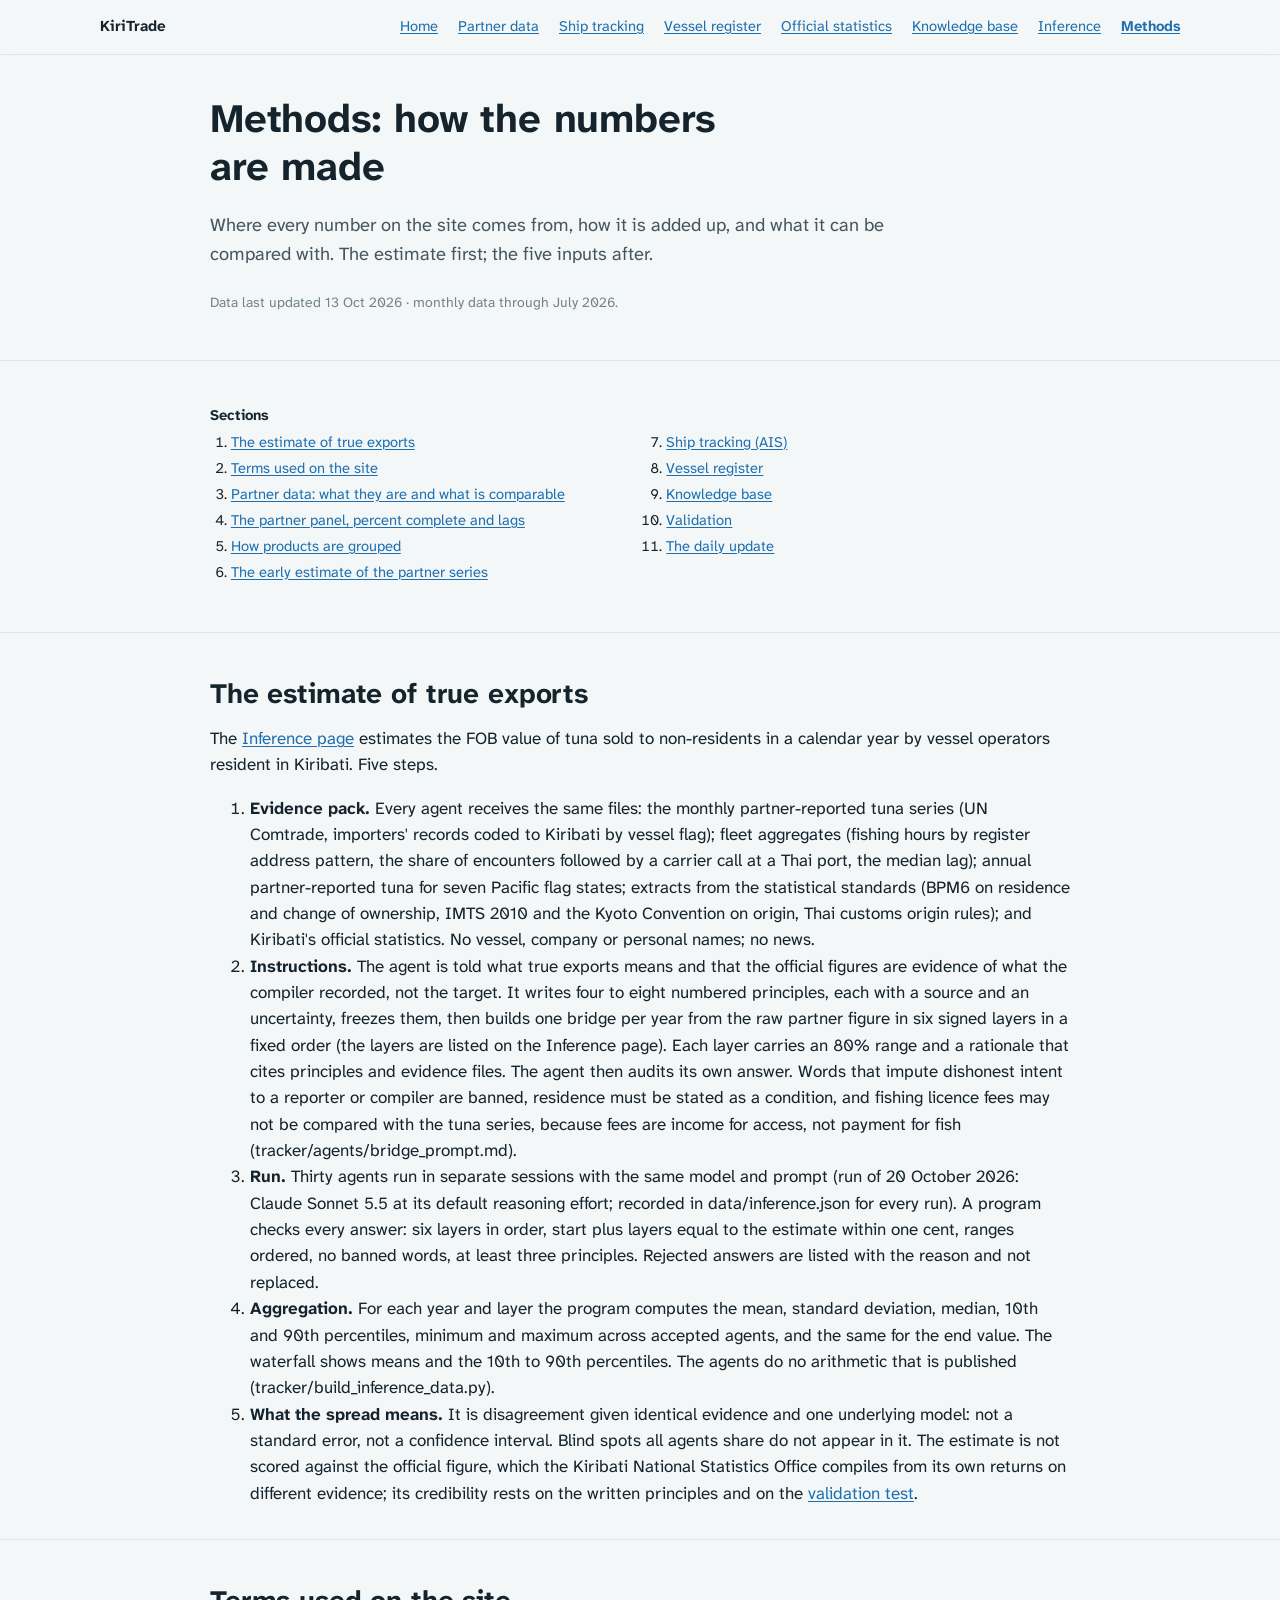
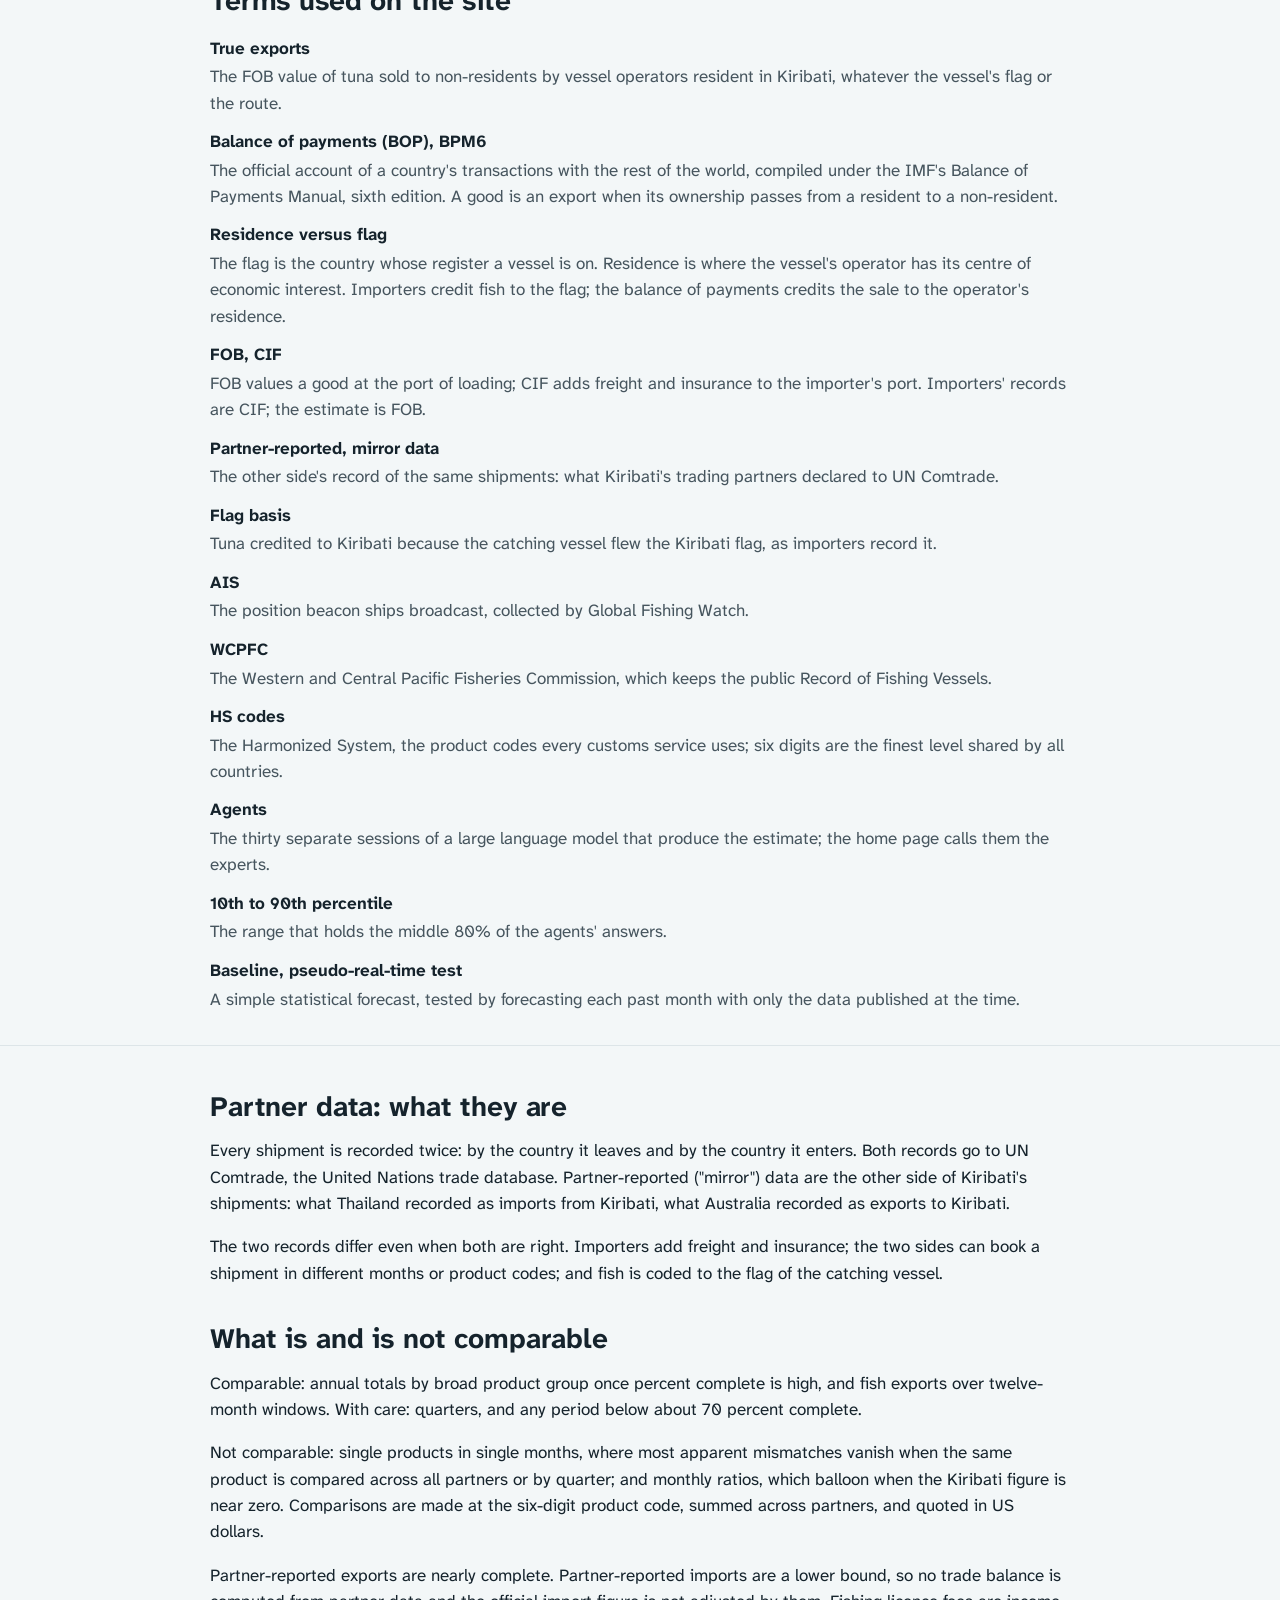
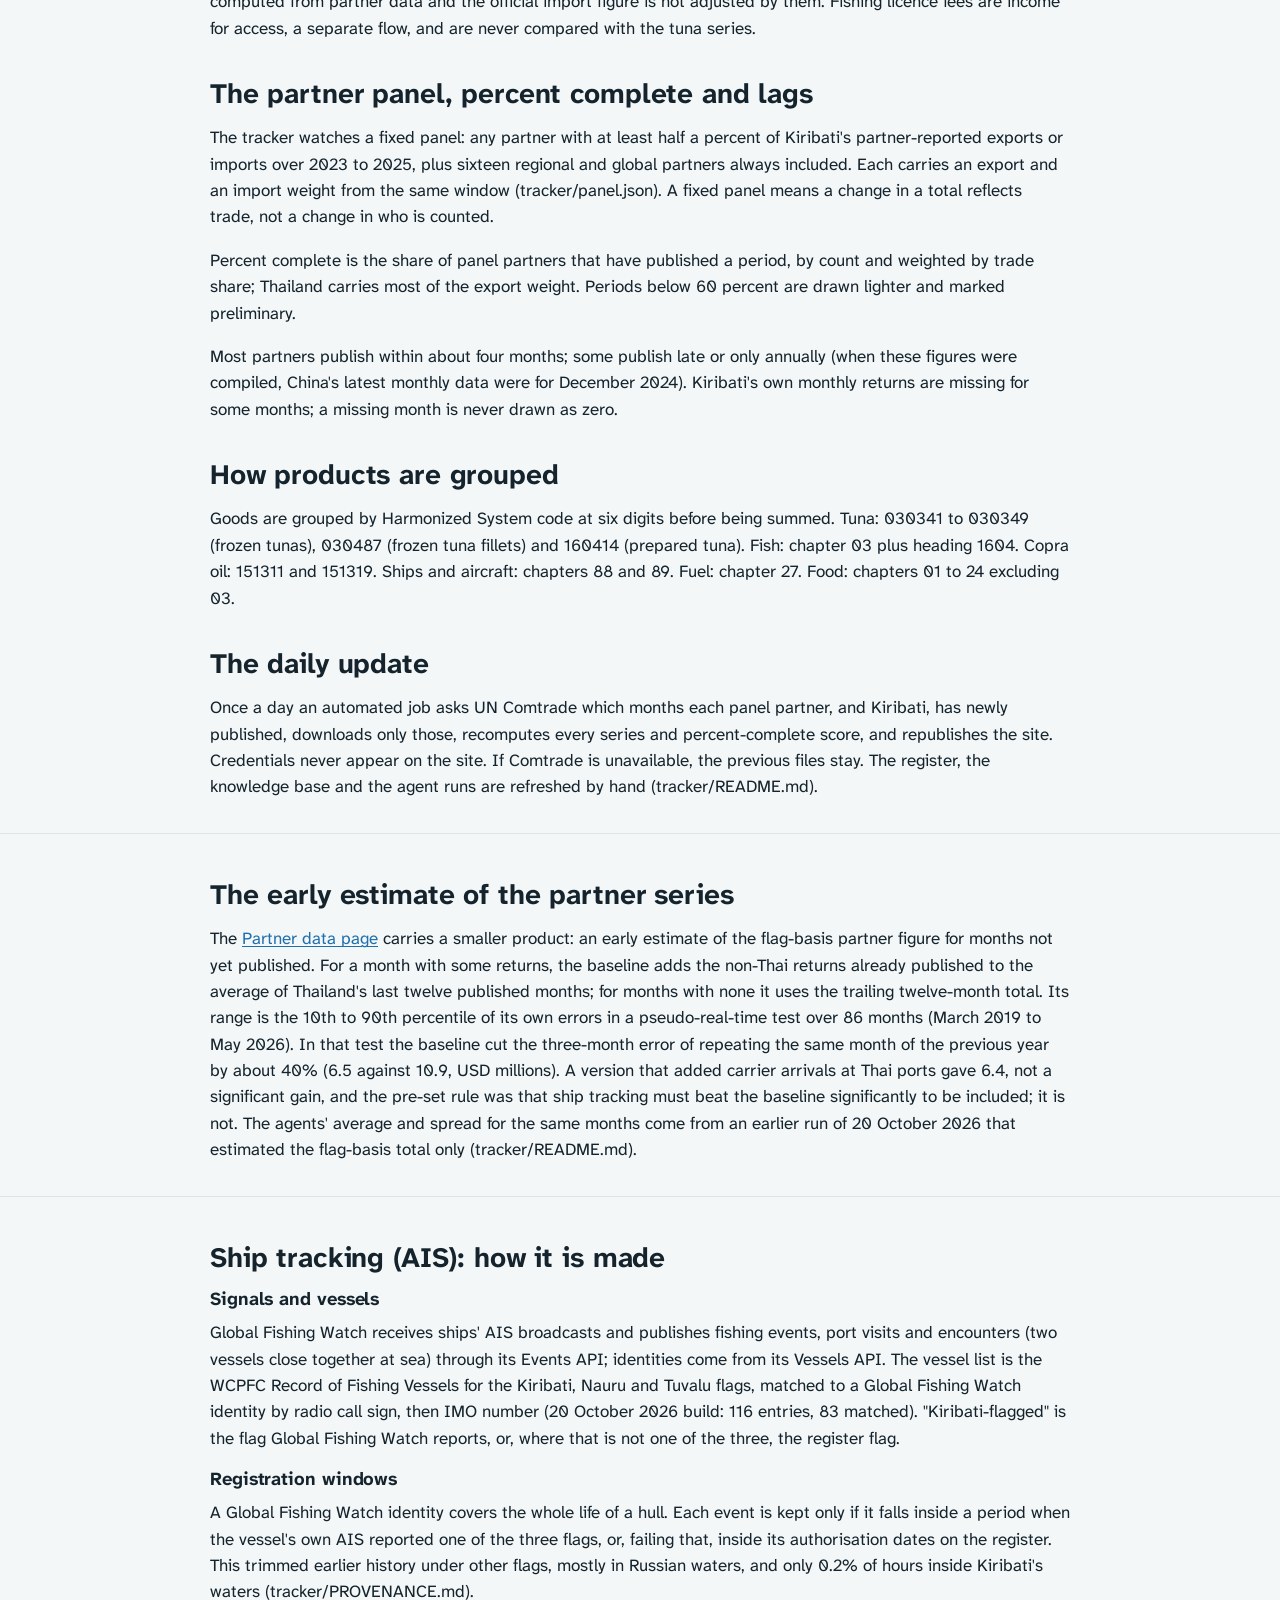
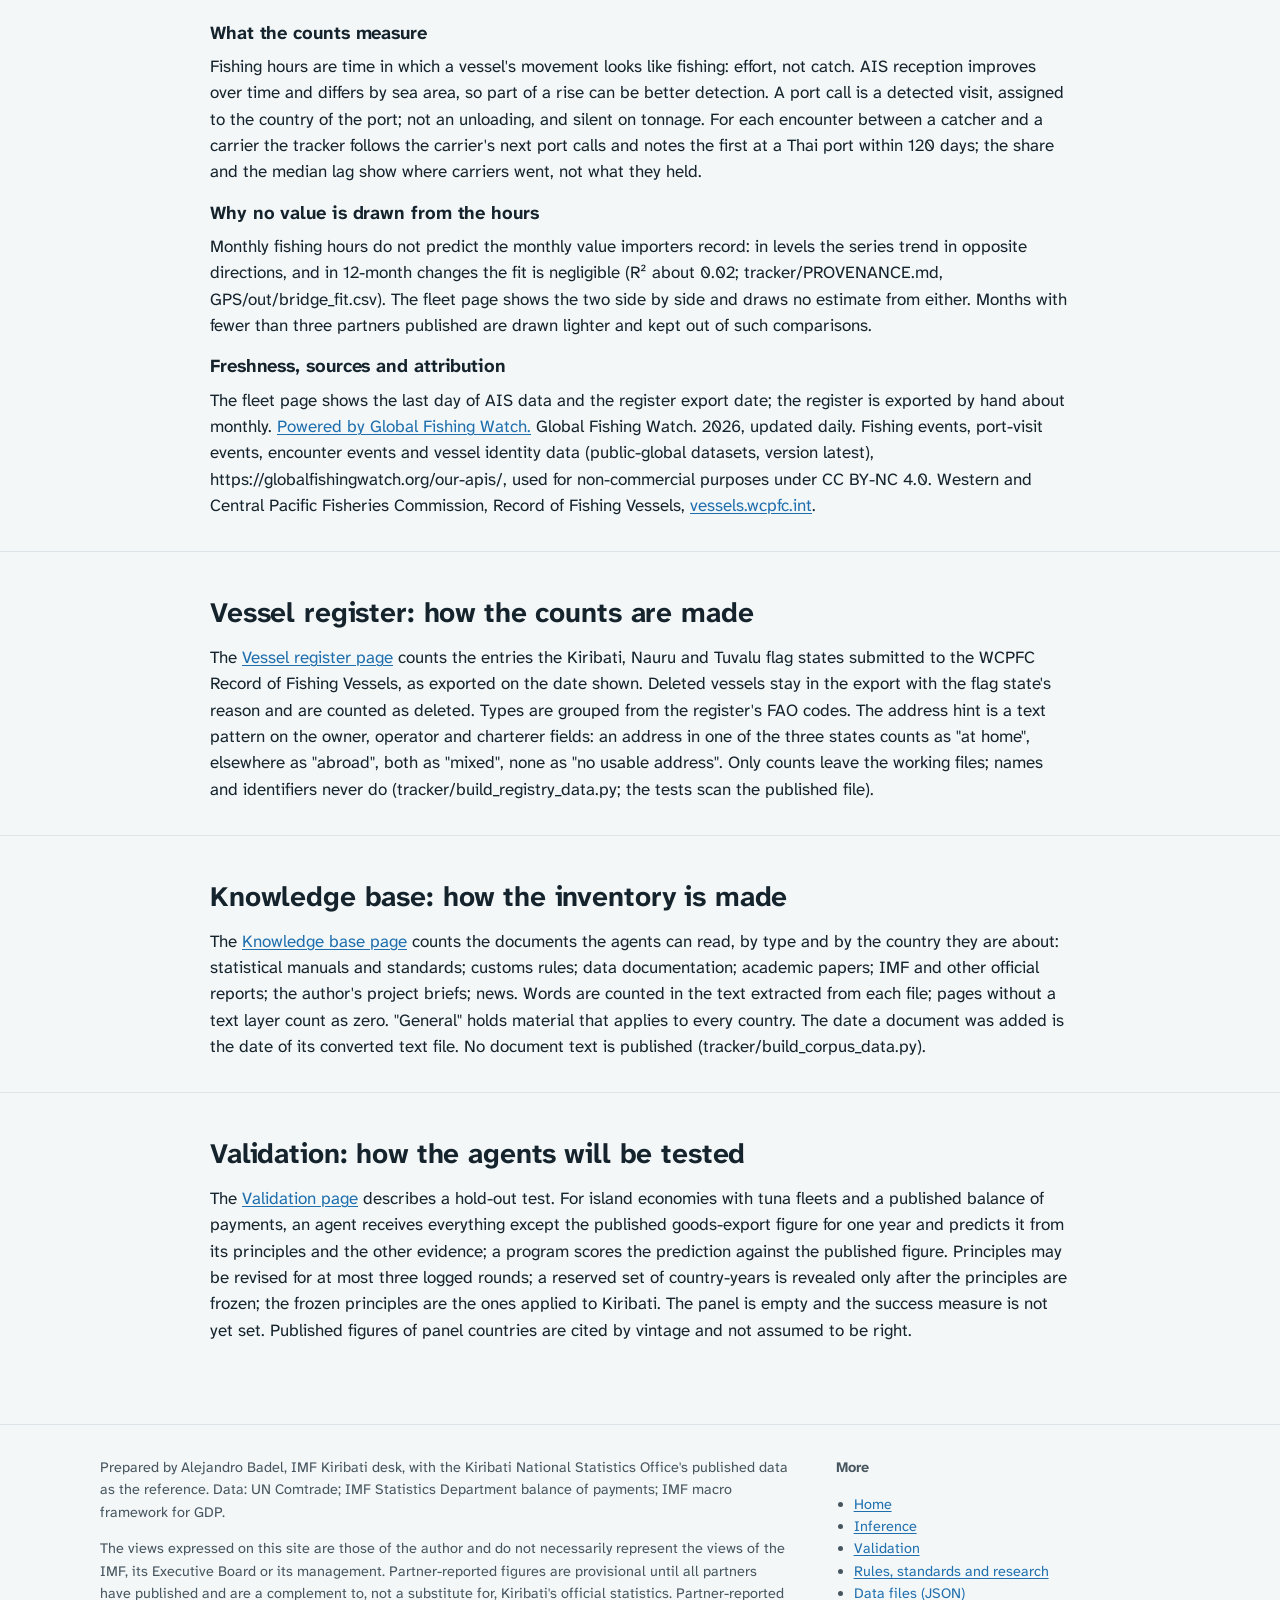
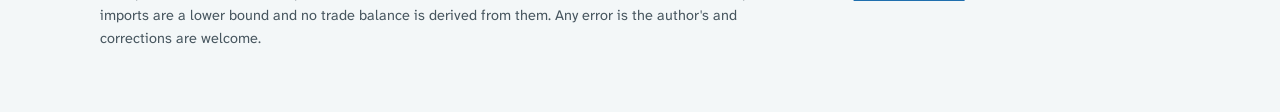
<file: methods.html>
<!DOCTYPE html>
<html lang="en">
<head>
<meta charset="utf-8">
<meta name="viewport" content="width=device-width, initial-scale=1">
<title>Methods — KiriTrade</title>
<meta name="description" content="Plain-language notes on how the Import and Export Performance Tracker builds its figures from UN Comtrade partner data.">
<link rel="preconnect" href="https://fonts.googleapis.com">
<link rel="preconnect" href="https://fonts.gstatic.com" crossorigin>
<link rel="stylesheet" href="https://fonts.googleapis.com/css2?family=Atkinson+Hyperlegible+Next:wght@400;700&display=swap">
<link rel="stylesheet" href="assets/css/style.css">
</head>
<body>

<div class="viewbar">
  <div class="wrap">
    <a class="brand" href="index.html">KiriTrade</a>
    <nav class="topnav" aria-label="Pages">
      <a href="index.html">Home</a>
      <a href="comtrade.html">Partner data</a>
      <a href="fleet.html">Ship tracking</a>
      <a href="registry.html">Vessel register</a>
      <a href="official.html">Official statistics</a>
      <a href="documents.html">Knowledge base</a>
      <a href="inference.html">Inference</a>
      <a href="methods.html" aria-current="page">Methods</a>
    </nav>
  </div>
</div>

<main>
<header class="hero">
  <div class="wrap--text">
    <h1>Methods: how the numbers are made</h1>
    <p class="purpose">Where every number on the site comes from, how it is added up, and what it can be compared with. The estimate first; the five inputs after.</p>
    <p class="small muted" id="methods-updated"></p>
  </div>
</header>

<section class="block methods">
  <div class="wrap--text">
    <nav class="contents" aria-label="Sections" id="methods-toc"><strong>Sections</strong>
      <ol>
        <li><a href="#inference-methods">The estimate of true exports</a></li>
        <li><a href="#glossary">Terms used on the site</a></li>
        <li><a href="#m1">Partner data: what they are and what is comparable</a></li>
        <li><a href="#m3">The partner panel, percent complete and lags</a></li>
        <li><a href="#m5">How products are grouped</a></li>
        <li><a href="#early-methods">The early estimate of the partner series</a></li>
        <li><a href="#fleet-methods">Ship tracking (AIS)</a></li>
        <li><a href="#registry-methods">Vessel register</a></li>
        <li><a href="#documents-methods">Knowledge base</a></li>
        <li><a href="#validation-methods">Validation</a></li>
        <li><a href="#m6">The daily update</a></li>
      </ol>
    </nav>
  </div>
</section>

<section class="block methods" id="inference-methods">
  <div class="wrap--text">
    <h2>The estimate of true exports</h2>
    <p>The <a href="inference.html">Inference page</a> estimates the FOB value of tuna sold to non-residents in a calendar year by vessel operators resident in Kiribati. Five steps.</p>
    <ol>
      <li><strong>Evidence pack.</strong> Every agent receives the same files: the monthly partner-reported tuna series (UN Comtrade, importers' records coded to Kiribati by vessel flag); fleet aggregates (fishing hours by register address pattern, the share of encounters followed by a carrier call at a Thai port, the median lag); annual partner-reported tuna for seven Pacific flag states; extracts from the statistical standards (BPM6 on residence and change of ownership, IMTS 2010 and the Kyoto Convention on origin, Thai customs origin rules); and Kiribati's official statistics. No vessel, company or personal names; no news.</li>
      <li><strong>Instructions.</strong> The agent is told what true exports means and that the official figures are evidence of what the compiler recorded, not the target. It writes four to eight numbered principles, each with a source and an uncertainty, freezes them, then builds one bridge per year from the raw partner figure in six signed layers in a fixed order (the layers are listed on the Inference page). Each layer carries an 80% range and a rationale that cites principles and evidence files. The agent then audits its own answer. Words that impute dishonest intent to a reporter or compiler are banned, residence must be stated as a condition, and fishing licence fees may not be compared with the tuna series, because fees are income for access, not payment for fish (tracker/agents/bridge_prompt.md).</li>
      <li><strong>Run.</strong> Thirty agents run in separate sessions with the same model and prompt (run of 20 October 2026: Claude Sonnet 5.5 at its default reasoning effort; recorded in data/inference.json for every run). A program checks every answer: six layers in order, start plus layers equal to the estimate within one cent, ranges ordered, no banned words, at least three principles. Rejected answers are listed with the reason and not replaced.</li>
      <li><strong>Aggregation.</strong> For each year and layer the program computes the mean, standard deviation, median, 10th and 90th percentiles, minimum and maximum across accepted agents, and the same for the end value. The waterfall shows means and the 10th to 90th percentiles. The agents do no arithmetic that is published (tracker/build_inference_data.py).</li>
      <li><strong>What the spread means.</strong> It is disagreement given identical evidence and one underlying model: not a standard error, not a confidence interval. Blind spots all agents share do not appear in it. The estimate is not scored against the official figure, which the Kiribati National Statistics Office compiles from its own returns on different evidence; its credibility rests on the written principles and on the <a href="#validation-methods">validation test</a>.</li>
    </ol>
  </div>
</section>

<section class="block methods" id="glossary">
  <div class="wrap--text">
    <h2>Terms used on the site</h2>
    <dl>
      <dt>True exports</dt><dd>The FOB value of tuna sold to non-residents by vessel operators resident in Kiribati, whatever the vessel's flag or the route.</dd>
      <dt>Balance of payments (BOP), BPM6</dt><dd>The official account of a country's transactions with the rest of the world, compiled under the IMF's Balance of Payments Manual, sixth edition. A good is an export when its ownership passes from a resident to a non-resident.</dd>
      <dt>Residence versus flag</dt><dd>The flag is the country whose register a vessel is on. Residence is where the vessel's operator has its centre of economic interest. Importers credit fish to the flag; the balance of payments credits the sale to the operator's residence.</dd>
      <dt>FOB, CIF</dt><dd>FOB values a good at the port of loading; CIF adds freight and insurance to the importer's port. Importers' records are CIF; the estimate is FOB.</dd>
      <dt>Partner-reported, mirror data</dt><dd>The other side's record of the same shipments: what Kiribati's trading partners declared to UN Comtrade.</dd>
      <dt>Flag basis</dt><dd>Tuna credited to Kiribati because the catching vessel flew the Kiribati flag, as importers record it.</dd>
      <dt>AIS</dt><dd>The position beacon ships broadcast, collected by Global Fishing Watch.</dd>
      <dt>WCPFC</dt><dd>The Western and Central Pacific Fisheries Commission, which keeps the public Record of Fishing Vessels.</dd>
      <dt>HS codes</dt><dd>The Harmonized System, the product codes every customs service uses; six digits are the finest level shared by all countries.</dd>
      <dt>Agents</dt><dd>The thirty separate sessions of a large language model that produce the estimate; the home page calls them the experts.</dd>
      <dt>10th to 90th percentile</dt><dd>The range that holds the middle 80% of the agents' answers.</dd>
      <dt>Baseline, pseudo-real-time test</dt><dd>A simple statistical forecast, tested by forecasting each past month with only the data published at the time.</dd>
    </dl>
  </div>
</section>

<section class="block methods">
  <div class="wrap--text">
    <!-- Filled from data/text.json "methods" when available; otherwise the fallback text below stays visible. -->
    <div id="methods-body">
      <h2 id="m1">Partner data: what they are</h2>
      <p>Every shipment is recorded twice: by the country it leaves and by the country it enters. Both records go to UN Comtrade. Partner-reported ("mirror") data are the other side of Kiribati's shipments: what Thailand recorded as imports from Kiribati, what Australia recorded as exports to Kiribati. The two records differ even when both are right: importers add freight and insurance, the sides can book a shipment in different months or product codes, and fish is coded to the flag of the catching vessel.</p>
      <h2 id="m2">What is and is not comparable</h2>
      <p>Comparable: annual totals by broad product group once percent complete is high; fish exports over twelve-month windows. With care: quarters, and any period below about 70 percent complete. Not comparable: single products in single months, and monthly ratios, which balloon when the Kiribati figure is near zero. Partner-reported imports cover only part of what Kiribati buys, so no trade balance is computed from partner data. Fishing licence fees are income, a separate flow, and are never compared with the tuna series.</p>
      <h2 id="m3">The partner panel, percent complete and lags</h2>
      <p>The tracker watches a fixed panel of partners: any partner with at least half a percent of Kiribati's partner-reported exports or imports over 2023 to 2025, plus sixteen regional and global partners always included (tracker/panel.json). Percent complete is the share of panel partners that have published a period, by count and weighted by each partner's trade share. Most partners publish within about four months; some publish only annually. Kiribati's own returns are missing for some months; a missing month is never drawn as zero.</p>
      <h2 id="m5">How products are grouped</h2>
      <p>Tuna: HS6 030341 to 030349, 030487 and 160414. Fish: HS chapter 03 plus heading 1604. Copra oil: 151311 and 151319. Ships and aircraft: chapters 88 and 89. Fuel: chapter 27. Food: chapters 01 to 24 excluding 03.</p>
      <h2 id="m6">The daily update</h2>
      <p>Once a day an automated job asks UN Comtrade for newly published months, rebuilds the partner-data files and republishes the site. If Comtrade is unavailable the previous files stay. The register, the knowledge base and the agent runs are refreshed by hand (tracker/README.md).</p>
    </div>
  </div>
</section>

<section class="block methods" id="early-methods">
  <div class="wrap--text">
    <h2>The early estimate of the partner series</h2>
    <p>The <a href="comtrade.html#early">Partner data page</a> carries a smaller product: an early estimate of the flag-basis partner figure for months not yet published. For a month with some returns, the baseline adds the non-Thai returns already published to the average of Thailand's last twelve published months; for months with none it uses the trailing twelve-month total. Its range is the 10th to 90th percentile of its own errors in a pseudo-real-time test over 86 months (March 2019 to May 2026). In that test the baseline cut the three-month error of repeating the same month of the previous year by about 40% (6.5 against 10.9, USD millions). A version that added carrier arrivals at Thai ports gave 6.4, not a significant gain, and the pre-set rule was that ship tracking must beat the baseline significantly to be included; it is not. The agents' average and spread for the same months come from an earlier run of 20 October 2026 that estimated the flag-basis total only (tracker/README.md).</p>
  </div>
</section>

<section class="block methods" id="fleet-methods">
  <div class="wrap--text">
    <h2>Ship tracking (AIS): how it is made</h2>
    <h3 id="f1">Signals and vessels</h3>
    <p>Global Fishing Watch receives ships' AIS broadcasts and publishes fishing events, port visits and encounters (two vessels close together at sea) through its Events API; identities come from its Vessels API. The vessel list is the WCPFC Record of Fishing Vessels for the Kiribati, Nauru and Tuvalu flags, matched to a Global Fishing Watch identity by radio call sign, then IMO number (20 October 2026 build: 116 entries, 83 matched). "Kiribati-flagged" is the flag Global Fishing Watch reports, or, where that is not one of the three, the register flag.</p>
    <h3 id="f3">Registration windows</h3>
    <p>A Global Fishing Watch identity covers the whole life of a hull. Each event is kept only if it falls inside a period when the vessel's own AIS reported one of the three flags, or, failing that, inside its authorisation dates on the register. This trimmed earlier history under other flags, mostly in Russian waters, and only 0.2% of hours inside Kiribati's waters (tracker/PROVENANCE.md).</p>
    <h3 id="f4">What the counts measure</h3>
    <p>Fishing hours are time in which a vessel's movement looks like fishing: effort, not catch. AIS reception improves over time and differs by sea area, so part of a rise can be better detection. A port call is a detected visit, assigned to the country of the port; not an unloading, and silent on tonnage. For each encounter between a catcher and a carrier the tracker follows the carrier's next port calls and notes the first at a Thai port within 120 days; the share and the median lag show where carriers went, not what they held.</p>
    <h3 id="f7">Why no value is drawn from the hours</h3>
    <p>Monthly fishing hours do not predict the monthly value importers record: in levels the series trend in opposite directions, and in 12-month changes the fit is negligible (R² about 0.02; tracker/PROVENANCE.md, GPS/out/bridge_fit.csv). The fleet page shows the two side by side and draws no estimate from either. Months with fewer than three partners published are drawn lighter and kept out of such comparisons.</p>
    <h3 id="f9">Freshness, sources and attribution</h3>
    <p>The fleet page shows the last day of AIS data and the register export date; the register is exported by hand about monthly. <a href="https://globalfishingwatch.org" rel="noopener">Powered by Global Fishing Watch.</a> Global Fishing Watch. 2026, updated daily. Fishing events, port-visit events, encounter events and vessel identity data (public-global datasets, version latest), https://globalfishingwatch.org/our-apis/, used for non-commercial purposes under CC BY-NC 4.0. Western and Central Pacific Fisheries Commission, Record of Fishing Vessels, <a href="https://vessels.wcpfc.int" rel="noopener">vessels.wcpfc.int</a>.</p>
  </div>
</section>

<section class="block methods" id="registry-methods">
  <div class="wrap--text">
    <h2>Vessel register: how the counts are made</h2>
    <p>The <a href="registry.html">Vessel register page</a> counts the entries the Kiribati, Nauru and Tuvalu flag states submitted to the WCPFC Record of Fishing Vessels, as exported on the date shown. Deleted vessels stay in the export with the flag state's reason and are counted as deleted. Types are grouped from the register's FAO codes. The address hint is a text pattern on the owner, operator and charterer fields: an address in one of the three states counts as "at home", elsewhere as "abroad", both as "mixed", none as "no usable address". Only counts leave the working files; names and identifiers never do (tracker/build_registry_data.py; the tests scan the published file).</p>
  </div>
</section>

<section class="block methods" id="documents-methods">
  <div class="wrap--text">
    <h2>Knowledge base: how the inventory is made</h2>
    <p>The <a href="documents.html">Knowledge base page</a> counts the documents the agents can read, by type and by the country they are about: statistical manuals and standards; customs rules; data documentation; academic papers; IMF and other official reports; the author's project briefs; news. Words are counted in the text extracted from each file; pages without a text layer count as zero. "General" holds material that applies to every country. The date a document was added is the date of its converted text file. No document text is published (tracker/build_corpus_data.py).</p>
  </div>
</section>

<section class="block methods" id="validation-methods">
  <div class="wrap--text">
    <h2>Validation: how the agents will be tested</h2>
    <p>The <a href="validation.html">Validation page</a> describes a hold-out test. For island economies with tuna fleets and a published balance of payments, an agent receives everything except the published goods-export figure for one year and predicts it from its principles and the other evidence; a program scores the prediction against the published figure. Principles may be revised for at most three logged rounds; a reserved set of country-years is revealed only after the principles are frozen; the frozen principles are the ones applied to Kiribati. The panel is empty and the success measure is not yet set. Published figures of panel countries are cited by vintage and not assumed to be right.</p>
  </div>
</section>
</main>

<footer class="site">
  <div class="wrap cols">
    <div>
      <p id="footer-credit"></p>
      <p id="footer-disclaimer"></p>
    </div>
    <div>
      <p><strong>More</strong></p>
      <ul>
        <li><a href="index.html">Home</a></li>
        <li><a href="inference.html">Inference</a></li>
        <li><a href="validation.html">Validation</a></li>
        <li><a href="documents.html#research">Rules, standards and research</a></li>
        <li><a href="data/manifest.json">Data files (JSON)</a></li>
      </ul>
    </div>
  </div>
</footer>

<script>
/* Fill the page from data/text.json when it loads; otherwise keep the static text above. */
(function () {
  'use strict';
  if (location.protocol === 'file:') return;            // static fallback text is already on the page
  function el(tag, text, attrs) { const e = document.createElement(tag); if (text != null) e.textContent = text; if (attrs) Object.entries(attrs).forEach(([k, v]) => e.setAttribute(k, v)); return e; }
  const MONTHS = ['Jan','Feb','Mar','Apr','May','Jun','Jul','Aug','Sep','Oct','Nov','Dec'];
  function fmtDate(iso) { const d = new Date(iso); return isNaN(d) ? String(iso) : d.getUTCDate() + ' ' + MONTHS[d.getUTCMonth()] + ' ' + d.getUTCFullYear(); }
  Promise.all([
    fetch('data/text.json', { cache: 'no-cache' }).then(r => r.ok ? r.json() : null).catch(() => null),
    fetch('data/manifest.json', { cache: 'no-cache' }).then(r => r.ok ? r.json() : null).catch(() => null)
  ]).then(([text, manifest]) => {
    if (manifest && manifest.meta && manifest.meta.generated_at) {
      const MONTHS2 = ['January','February','March','April','May','June','July','August','September','October','November','December'];
      const mth = manifest.data_through && manifest.data_through.monthly ? String(manifest.data_through.monthly) : '';
      const m = mth.match(/^(\d{4})-(\d{2})$/);
      document.getElementById('methods-updated').textContent = 'Data last updated ' + fmtDate(manifest.meta.generated_at) + (m ? ' · monthly data through ' + MONTHS2[+m[2] - 1] + ' ' + m[1] : '') + '.';
    }
    if (text && text.footer) {
      document.getElementById('footer-credit').textContent = text.footer.credit || '';
      document.getElementById('footer-disclaimer').textContent = text.footer.disclaimer || '';
    }
    if (!text || !Array.isArray(text.methods) || !text.methods.length) return;
    const body = document.getElementById('methods-body'); body.textContent = '';
    text.methods.forEach((m, i) => {
      const id = m.id || ('m' + (i + 1));
      body.appendChild(el('h2', m.title || '', { id }));
      (m.paragraphs || []).forEach(p => body.appendChild(el('p', p)));
    });
  });
})();
</script>
</body>
</html>
</file>
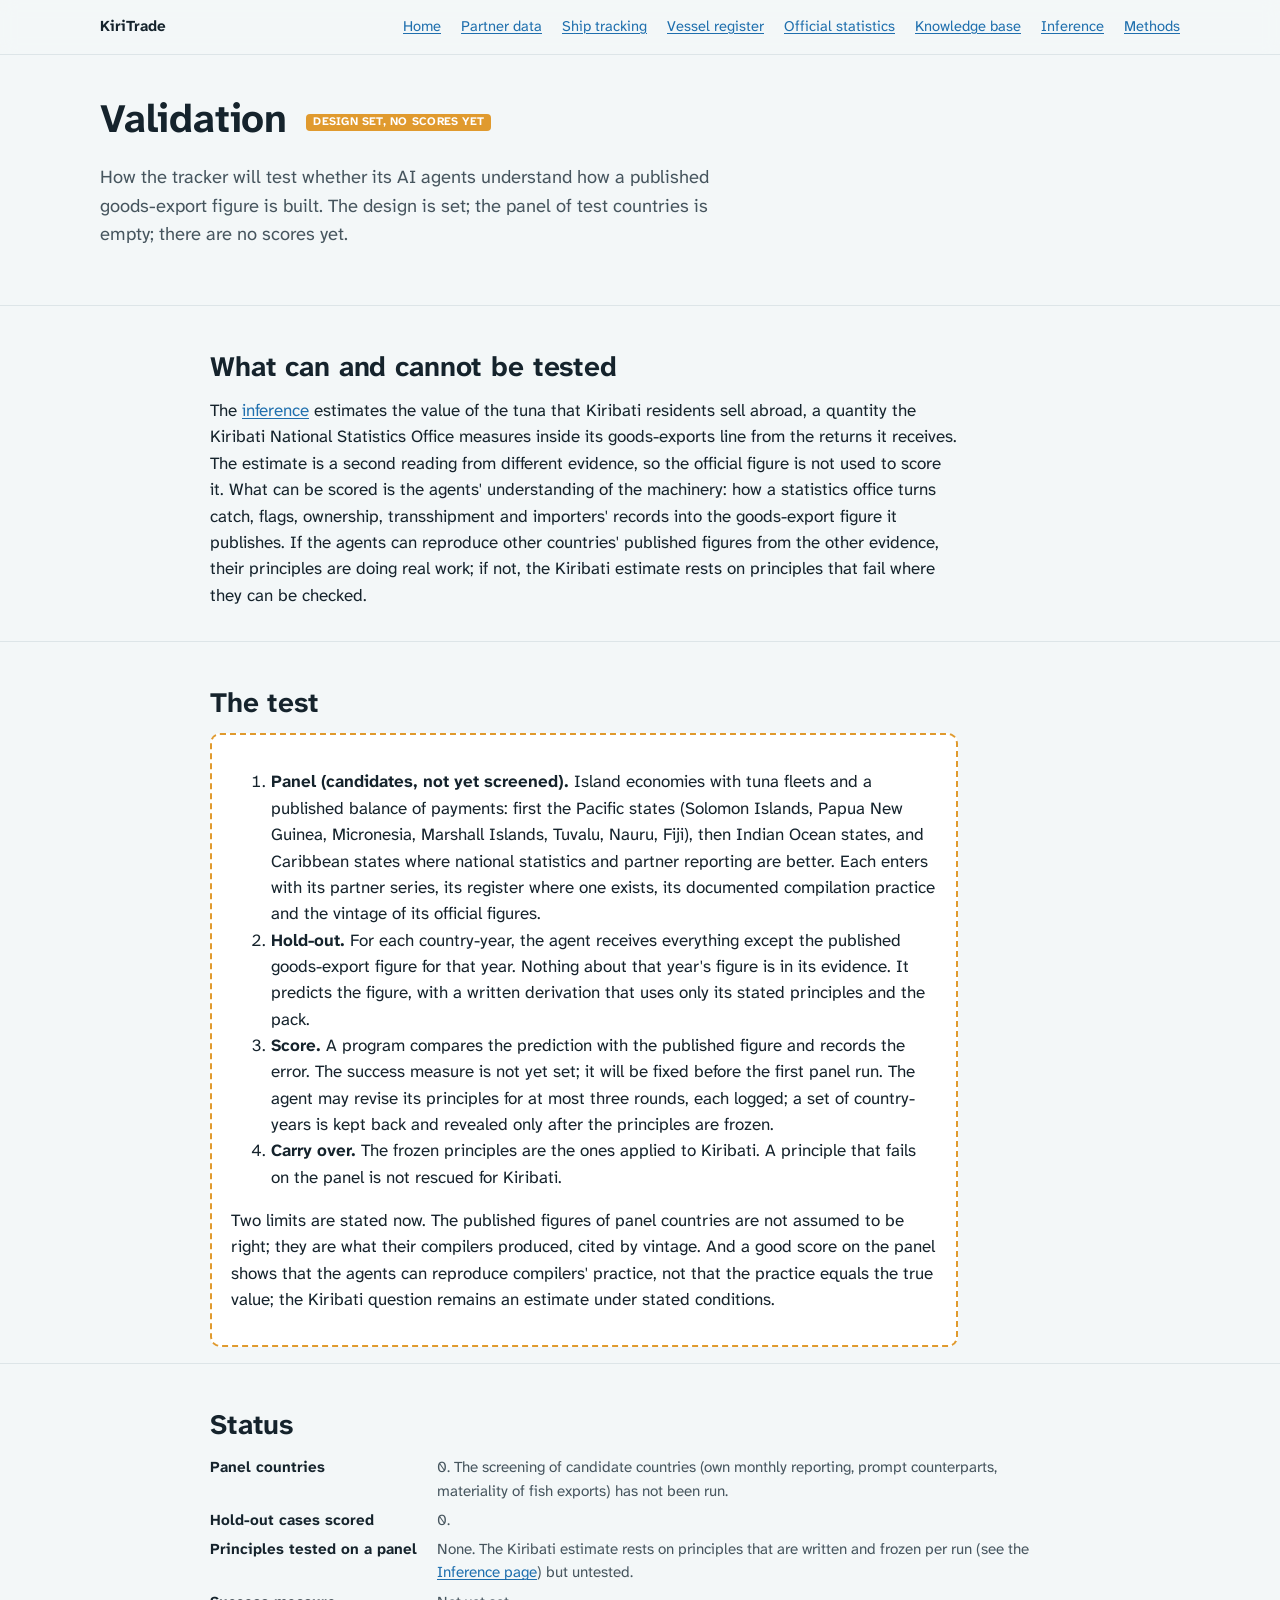
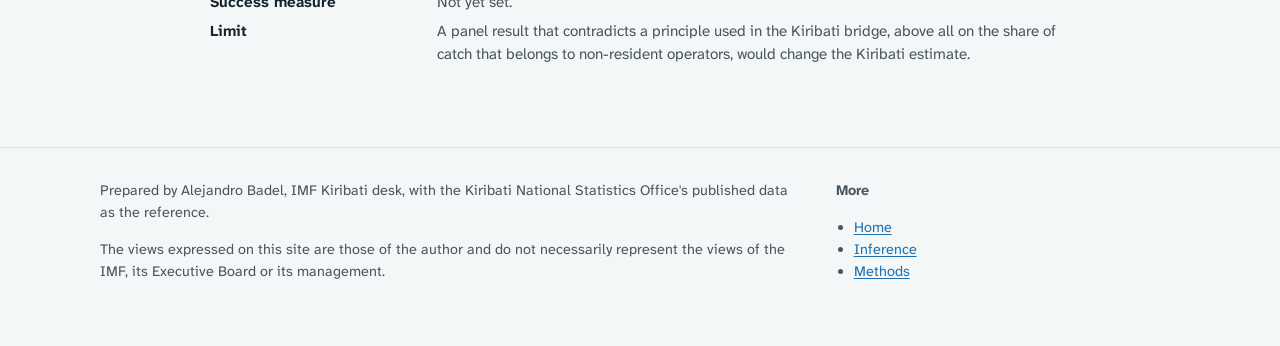
<file: validation.html>
<!DOCTYPE html>
<html lang="en">
<head>
<meta charset="utf-8">
<meta name="viewport" content="width=device-width, initial-scale=1">
<title>Validation — KiriTrade</title>
<meta name="description" content="How the tracker tests whether its AI agents understand how a published goods-export figure is built: predict other countries' published figures from the other evidence, with the figure withheld. Under construction.">
<link rel="preconnect" href="https://fonts.googleapis.com">
<link rel="preconnect" href="https://fonts.gstatic.com" crossorigin>
<link rel="stylesheet" href="https://fonts.googleapis.com/css2?family=Atkinson+Hyperlegible+Next:wght@400;700&display=swap">
<link rel="stylesheet" href="assets/css/style.css">
</head>
<body>

<div class="viewbar">
  <div class="wrap">
    <a class="brand" href="index.html">KiriTrade</a>
    <nav class="topnav" aria-label="Pages">
      <a href="index.html">Home</a>
      <a href="comtrade.html">Partner data</a>
      <a href="fleet.html">Ship tracking</a>
      <a href="registry.html">Vessel register</a>
      <a href="official.html">Official statistics</a>
      <a href="documents.html">Knowledge base</a>
      <a href="inference.html">Inference</a>
      <a href="methods.html">Methods</a>
    </nav>
  </div>
</div>

<main id="top">

<header class="hero">
  <div class="wrap hero-grid">
    <div>
      <h1>Validation <span class="tag">design set, no scores yet</span></h1>
      <p class="purpose">How the tracker will test whether its AI agents understand how a published goods-export figure is built. The design is set; the panel of test countries is empty; there are no scores yet.</p>
    </div>
  </div>
</header>

<section class="block" id="why">
  <div class="wrap--text">
    <h2>What can and cannot be tested</h2>
    <div class="prose">
      <p>The <a href="inference.html">inference</a> estimates the value of the tuna that Kiribati residents sell abroad, a quantity the Kiribati National Statistics Office measures inside its goods-exports line from the returns it receives. The estimate is a second reading from different evidence, so the official figure is not used to score it. What can be scored is the agents' understanding of the machinery: how a statistics office turns catch, flags, ownership, transshipment and importers' records into the goods-export figure it publishes. If the agents can reproduce other countries' published figures from the other evidence, their principles are doing real work; if not, the Kiribati estimate rests on principles that fail where they can be checked.</p>
    </div>
  </div>
</section>

<section class="block" id="design">
  <div class="wrap--text">
    <h2>The test</h2>
    <div class="construction prose">
      <ol>
        <li><strong>Panel (candidates, not yet screened).</strong> Island economies with tuna fleets and a published balance of payments: first the Pacific states (Solomon Islands, Papua New Guinea, Micronesia, Marshall Islands, Tuvalu, Nauru, Fiji), then Indian Ocean states, and Caribbean states where national statistics and partner reporting are better. Each enters with its partner series, its register where one exists, its documented compilation practice and the vintage of its official figures.</li>
        <li><strong>Hold-out.</strong> For each country-year, the agent receives everything except the published goods-export figure for that year. Nothing about that year's figure is in its evidence. It predicts the figure, with a written derivation that uses only its stated principles and the pack.</li>
        <li><strong>Score.</strong> A program compares the prediction with the published figure and records the error. The success measure is not yet set; it will be fixed before the first panel run. The agent may revise its principles for at most three rounds, each logged; a set of country-years is kept back and revealed only after the principles are frozen.</li>
        <li><strong>Carry over.</strong> The frozen principles are the ones applied to Kiribati. A principle that fails on the panel is not rescued for Kiribati.</li>
      </ol>
      <p>Two limits are stated now. The published figures of panel countries are not assumed to be right; they are what their compilers produced, cited by vintage. And a good score on the panel shows that the agents can reproduce compilers' practice, not that the practice equals the true value; the Kiribati question remains an estimate under stated conditions.</p>
    </div>
  </div>
</section>

<section class="block" id="status">
  <div class="wrap--text">
    <h2>Status</h2>
    <dl class="kv">
      <dt>Panel countries</dt><dd>0. The screening of candidate countries (own monthly reporting, prompt counterparts, materiality of fish exports) has not been run.</dd>
      <dt>Hold-out cases scored</dt><dd>0.</dd>
      <dt>Principles tested on a panel</dt><dd>None. The Kiribati estimate rests on principles that are written and frozen per run (see the <a href="inference.html">Inference page</a>) but untested.</dd>
      <dt>Success measure</dt><dd>Not yet set.</dd>
      <dt>Limit</dt><dd>A panel result that contradicts a principle used in the Kiribati bridge, above all on the share of catch that belongs to non-resident operators, would change the Kiribati estimate.</dd>
    </dl>
  </div>
</section>

</main>

<footer class="site">
  <div class="wrap cols">
    <div>
      <p>Prepared by Alejandro Badel, IMF Kiribati desk, with the Kiribati National Statistics Office's published data as the reference.</p>
      <p>The views expressed on this site are those of the author and do not necessarily represent the views of the IMF, its Executive Board or its management.</p>
    </div>
    <div>
      <p><strong>More</strong></p>
      <ul>
        <li><a href="index.html">Home</a></li>
        <li><a href="inference.html">Inference</a></li>
        <li><a href="methods.html#validation-methods">Methods</a></li>
      </ul>
    </div>
  </div>
</footer>

</body>
</html>
</file>
<file: assets/css/style.css>
/* =====================================================================
   Import and Export Performance Tracker — stylesheet
   Plain CSS, no build step. Colours live in custom properties on :root
   so charts (assets/js/charts.js reads them at render time) and the
   page share one palette. Dark mode follows the reader's system setting.
   ===================================================================== */

:root {
  color-scheme: light;
  /* page */
  --page: #f3f7f8;
  --surface: #ffffff;
  --surface-2: #eaf1f3;        /* quiet panels: glossary, notes */
  --ink: #15232c;
  --ink-2: #46555e;
  --muted: #74838b;
  --rule: #dde5e8;
  --rule-strong: #c5d0d5;
  --focus: #1f6fae;
  /* series: one accent for Kiribati, muted family for partners */
  --kir: #1f6fae;              /* Kiribati-reported / official figures */
  --kir-soft: #e2edf7;
  --partner: #b75a1c;          /* partner-reported, all goods / tuna */
  --fish: #1a8f68;             /* other fish and seafood */
  --copra: #e09a2e;            /* copra oil */
  --other: #9fabb2;            /* other goods, "all other" */
  --count: #7d8f99;            /* coverage count bars (neutral) */
  --peer: #b9c3c8;             /* peer countries, de-emphasised */
  --grid: #e6ecee;
  --axis: #c5d0d5;
  --callout: #eef5fa;
  --callout-rule: #1f6fae;
  --prelim-alpha: 0.42;
}
@media (prefers-color-scheme: dark) {
  :root:not([data-theme="light"]) {
    color-scheme: dark;
    --page: #0f1417;
    --surface: #171c20;
    --surface-2: #1f262b;
    --ink: #e7edf0;
    --ink-2: #b7c1c7;
    --muted: #8a969d;
    --rule: #2a3339;
    --rule-strong: #3a454c;
    --focus: #6fb0ea;
    --kir: #4c93d6;
    --kir-soft: #1d2d3b;
    --partner: #d95926;
    --fish: #199e70;
    --copra: #c98500;
    --other: #6b7780;
    --count: #7d8f99;
    --peer: #4a555c;
    --grid: #232b30;
    --axis: #3a454c;
    --callout: #1b2530;
    --callout-rule: #4c93d6;
  }
}
:root[data-theme="dark"] {
  color-scheme: dark;
  --page: #0f1417; --surface: #171c20; --surface-2: #1f262b; --ink: #e7edf0; --ink-2: #b7c1c7;
  --muted: #8a969d; --rule: #2a3339; --rule-strong: #3a454c; --focus: #6fb0ea; --kir: #4c93d6;
  --kir-soft: #1d2d3b; --partner: #d95926; --fish: #199e70; --copra: #c98500; --other: #6b7780;
  --count: #7d8f99; --peer: #4a555c; --grid: #232b30; --axis: #3a454c; --callout: #1b2530; --callout-rule: #4c93d6;
}

/* ---------- base ---------- */
*, *::before, *::after { box-sizing: border-box; }
html { -webkit-text-size-adjust: 100%; }
body {
  margin: 0;
  background: var(--page);
  color: var(--ink);
  font-family: "Atkinson Hyperlegible Next", "Atkinson Hyperlegible", system-ui, -apple-system, "Segoe UI", Roboto, sans-serif;
  font-size: 1rem;
  line-height: 1.55;
  font-feature-settings: "kern";
}
@media (min-width: 900px) { body { font-size: 1.0625rem; } }
h1, h2, h3, h4 { line-height: 1.2; margin: 0 0 .5em; font-weight: 700; letter-spacing: -0.005em; }
h1 { font-size: clamp(1.6rem, 1rem + 2.6vw, 2.5rem); max-width: 22ch; }
h2 { font-size: clamp(1.3rem, 1rem + 1.2vw, 1.75rem); margin-top: 0; }
h3 { font-size: 1.15rem; }
p { margin: 0 0 1em; }
a { color: var(--kir); text-decoration-thickness: 1px; text-underline-offset: 2px; }
a:hover { text-decoration-thickness: 2px; }
:focus-visible { outline: 3px solid var(--focus); outline-offset: 2px; border-radius: 3px; }
button { font: inherit; color: inherit; }
small, .small { font-size: .875rem; }
.muted { color: var(--muted); }
.prose { max-width: 68ch; }
.prose p + p { margin-top: -.25em; }
code { font-family: ui-monospace, SFMono-Regular, Menlo, Consolas, monospace; font-size: .92em; }
table { border-collapse: collapse; width: 100%; font-variant-numeric: tabular-nums; }
th, td { text-align: left; padding: .45rem .6rem; border-bottom: 1px solid var(--rule); vertical-align: top; }
th { font-weight: 700; color: var(--ink-2); font-size: .85rem; }
td.num, th.num { text-align: right; }
tr.is-subject td { background: var(--kir-soft); font-weight: 700; }
.visually-hidden { position: absolute !important; width: 1px; height: 1px; overflow: hidden; clip: rect(0 0 0 0); white-space: nowrap; }
@media (prefers-reduced-motion: reduce) { *, *::before, *::after { transition: none !important; animation: none !important; } }

/* ---------- layout ---------- */
.wrap { width: min(100% - 32px, 1080px); margin-inline: auto; }
.wrap--text { width: min(100% - 32px, 860px); margin-inline: auto; }
section.block { padding: 2.75rem 0 1rem; border-top: 1px solid var(--rule); }
section.block > .wrap > h2:first-child, section.block > .wrap--text > h2:first-child { margin-top: 0; }
.section-lede { max-width: 68ch; color: var(--ink-2); margin-bottom: 1.5rem; }
.two-col { display: grid; gap: 1.5rem 2.5rem; }
@media (min-width: 880px) { .two-col { grid-template-columns: minmax(0, 1fr) minmax(0, 1fr); align-items: start; } }
.two-col--side { display: grid; gap: 1.5rem 2.5rem; }
@media (min-width: 960px) { .two-col--side { grid-template-columns: minmax(0, 2fr) minmax(240px, 1fr); align-items: start; } }

/* ---------- sticky view bar ---------- */
.viewbar {
  position: sticky; top: 0; z-index: 20;
  background: color-mix(in srgb, var(--page) 88%, transparent);
  backdrop-filter: blur(8px); -webkit-backdrop-filter: blur(8px);
  border-bottom: 1px solid var(--rule);
}
.viewbar .wrap { display: flex; align-items: center; gap: .75rem 1rem; flex-wrap: wrap; min-height: 54px; padding-block: .4rem; }
.viewbar .brand { font-weight: 700; font-size: .95rem; color: var(--ink); text-decoration: none; margin-right: auto; }
.viewbar .brand span { color: var(--muted); font-weight: 400; }
.updated { font-size: .82rem; color: var(--ink-2); display: inline-flex; align-items: center; gap: .5rem; flex-wrap: wrap; }
.updated .dot { width: 8px; height: 8px; border-radius: 50%; background: var(--fish); display: inline-block; flex: 0 0 auto; }
.viewbar .updated { display: none; }
@media (min-width: 760px) { .viewbar .updated { display: inline-flex; } }
.hero .updated { margin: 0 0 1rem; }
@media (min-width: 760px) { .hero .updated { display: none; } }

/* segmented control (Annual | Quarterly) */
.seg { display: inline-flex; border: 1px solid var(--rule-strong); border-radius: 999px; padding: 3px; background: var(--surface); }
.seg button {
  border: 0; background: transparent; padding: .4rem .95rem; border-radius: 999px; cursor: pointer;
  font-weight: 700; font-size: .92rem; color: var(--ink-2); line-height: 1.2;
}
.seg button[aria-pressed="true"] { background: var(--ink); color: var(--surface); }
.seg--lg button { padding: .6rem 1.3rem; font-size: 1rem; }

/* ---------- header / hero ---------- */
header.hero { padding: 2.5rem 0 2rem; }
header.hero .purpose { font-size: 1.15rem; color: var(--ink-2); max-width: 60ch; margin: .25rem 0 1.5rem; }
.hero-grid { display: grid; gap: 2rem; }
@media (min-width: 900px) { .hero-grid { grid-template-columns: minmax(0, 3fr) minmax(280px, 2fr); align-items: end; } }
.hero-controls { display: flex; flex-wrap: wrap; align-items: center; gap: 1rem 1.5rem; margin-top: .5rem; }
.hero-controls .hint { font-size: .9rem; color: var(--muted); max-width: 32ch; }

/* The partner strip: one dot per partner on the panel, filled when published */
.strip { background: var(--surface); border: 1px solid var(--rule); border-radius: 10px; padding: 1rem 1.1rem 0.9rem; }
.strip h3 { font-size: .95rem; margin-bottom: .35rem; }
.strip .dots { display: flex; flex-wrap: wrap; gap: 6px; margin: .5rem 0 .6rem; }
.strip .dots i {
  display: block; width: 14px; height: 14px; border-radius: 50%;
  border: 2px solid var(--count); background: transparent;
}
.strip .dots i.on { background: var(--count); }
.strip .dots i.big { width: 18px; height: 18px; }
.strip .meter { height: 6px; border-radius: 3px; background: var(--surface-2); overflow: hidden; margin: .4rem 0 .3rem; }
.strip .meter b { display: block; height: 100%; background: var(--count); border-radius: 3px; }
.strip .legend { font-size: .82rem; color: var(--ink-2); }
.strip .legend em { font-style: normal; font-weight: 700; color: var(--ink); }

/* ---------- intro pieces ---------- */
.link-card {
  display: block; border: 1px solid var(--rule-strong); border-left: 4px solid var(--kir);
  background: var(--surface); padding: 1rem 1.2rem; border-radius: 8px; text-decoration: none; color: inherit;
  margin: 1.25rem 0;
}
.link-card strong { display: block; color: var(--kir); margin-bottom: .2rem; }
.link-card:hover strong { text-decoration: underline; }
.callout {
  background: var(--callout); border-left: 4px solid var(--callout-rule);
  padding: .9rem 1.1rem; border-radius: 6px; margin: 1.25rem 0; max-width: 72ch;
}
.callout p:last-child { margin-bottom: 0; }
details.glossary { margin: 1.25rem 0; border-top: 1px solid var(--rule); border-bottom: 1px solid var(--rule); }
details.glossary summary { cursor: pointer; padding: .8rem 0; font-weight: 700; list-style: none; display: flex; align-items: center; gap: .6rem; }
details.glossary summary::-webkit-details-marker { display: none; }
details.glossary summary::before { content: ""; width: 9px; height: 9px; border-right: 2px solid var(--ink); border-bottom: 2px solid var(--ink); transform: rotate(-45deg); transition: transform .15s; margin-left: 2px; }
details[open].glossary summary::before { transform: rotate(45deg); }
details.glossary dl { margin: 0 0 1rem; display: grid; gap: .5rem 1.25rem; grid-template-columns: minmax(0, 1fr); }
@media (min-width: 720px) { details.glossary dl { grid-template-columns: max-content minmax(0, 1fr); } }
details.glossary dt { font-weight: 700; }
details.glossary dd { margin: 0; color: var(--ink-2); max-width: 70ch; }
ul.how { padding-left: 1.2rem; max-width: 68ch; }
ul.how li { margin-bottom: .35rem; }
nav.contents { margin: 1.5rem 0 0; font-size: .92rem; }
nav.contents:empty { display: none; }
nav.contents ol { margin: .25rem 0 0; padding-left: 1.3rem; columns: 2; column-gap: 2rem; }
nav.contents li { margin-bottom: .2rem; break-inside: avoid; }
@media (max-width: 560px) { nav.contents ol { columns: 1; } }

/* ---------- figures (every chart shares this anatomy) ---------- */
figure.fig {
  margin: 0 0 2rem;
  background: var(--surface); border: 1px solid var(--rule); border-radius: 10px;
  padding: 1.1rem 1.1rem 0.9rem;
}
figure.fig .fig-head { display: flex; gap: .75rem 1rem; align-items: flex-start; flex-wrap: wrap; justify-content: space-between; }
figure.fig .fig-head > div:first-child { min-width: 0; flex: 1 1 300px; }
figure.fig h3 { margin-bottom: .15rem; }
figure.fig .sub { color: var(--ink-2); margin: 0 0 .25rem; }
figure.fig .how { font-size: .9rem; color: var(--ink-2); margin: 0 0 .75rem; max-width: 80ch; }
figure.fig .how::before { content: "How to read: "; font-weight: 700; color: var(--ink); }
figure.fig .plot { position: relative; width: 100%; height: 320px; }
figure.fig .plot.tall { height: 420px; }
figure.fig .plot.short { height: 260px; }
@media (max-width: 560px) { figure.fig .plot { height: 280px; } figure.fig .plot.tall { height: 380px; } }
figure.fig .plot canvas { max-width: 100%; }
figure.fig .plot .plot-msg {
  position: absolute; inset: 0; display: grid; place-items: center; text-align: center;
  color: var(--muted); padding: 1rem; font-size: .95rem;
}
figure.fig figcaption { margin-top: .6rem; }
figure.fig .caveat { font-size: .9rem; color: var(--ink-2); margin: 0 0 .35rem; max-width: 80ch; }
figure.fig .caveat::before { content: "Caveat: "; font-weight: 700; color: var(--ink); }
figure.fig .src { font-size: .82rem; color: var(--muted); margin: 0; }
figure.fig .fig-tools { display: flex; gap: .4rem; flex-wrap: wrap; align-items: center; flex: 0 0 auto; }
.chip {
  border: 1px solid var(--rule-strong); background: var(--surface); border-radius: 999px;
  padding: .25rem .7rem; font-size: .82rem; cursor: pointer; color: var(--ink-2); line-height: 1.3;
}
.chip[aria-pressed="true"] { background: var(--ink); color: var(--surface); border-color: var(--ink); }
select.chip { padding-right: 1.4rem; max-width: 100%; }
figure.fig .fig-tools { max-width: 100%; }
/* chart legend built in HTML so it works without colour alone */
.legend { display: flex; flex-wrap: wrap; gap: .35rem 1.1rem; font-size: .85rem; color: var(--ink-2); margin: .25rem 0 .6rem; }
.legend span { display: inline-flex; align-items: center; gap: .4rem; }
.legend i { display: inline-block; width: 14px; height: 12px; border-radius: 2px; background: var(--swatch, var(--other)); }
.legend i.line { height: 3px; width: 18px; border-radius: 2px; }
.legend i.hatch { background-image: repeating-linear-gradient(45deg, var(--swatch) 0 2px, transparent 2px 5px); background-color: transparent; border: 1px solid var(--swatch); }
.legend i.light { opacity: var(--prelim-alpha); }
.legend i.dash { height: 0; border-top: 3px dotted var(--swatch); background: none; border-radius: 0; }
figure.fig .note { font-size: .9rem; color: var(--ink-2); margin: .5rem 0 0; max-width: 80ch; }
details.tbl { margin-top: .6rem; }
details.tbl summary { cursor: pointer; font-size: .88rem; color: var(--kir); font-weight: 700; }
details.tbl .scroll { overflow-x: auto; margin-top: .5rem; }
details.tbl table { font-size: .86rem; min-width: 480px; }

/* panel table */
.scroll-x { overflow-x: auto; max-width: 100%; }
figure.fig, .two-col > *, .two-col--side > *, section.block, main { min-width: 0; }
details.tbl .scroll { max-width: 100%; }
table.panel { font-size: .9rem; min-width: 560px; }
table.panel td.num { white-space: nowrap; }
table.panel .bar { display: inline-block; height: 8px; background: var(--count); border-radius: 2px; vertical-align: middle; margin-right: .4rem; }
table.sortable th button { background: none; border: 0; padding: 0; font: inherit; font-weight: 700; color: var(--ink-2); cursor: pointer; }
table.sortable th button[aria-sort="ascending"]::after { content: " \2191"; }
table.sortable th button[aria-sort="descending"]::after { content: " \2193"; }
table.peers { font-size: .88rem; min-width: 760px; }
table.peers .dbar { display: inline-block; height: 9px; background: var(--count); border-radius: 2px; vertical-align: middle; margin-right: .35rem; }
table.peers tr.is-subject .dbar { background: var(--kir); }
table.peers td.na { color: var(--muted); }
table.peers td.bar-cell { white-space: nowrap; }
table.peers td:first-child { white-space: nowrap; }
.pna-tag { white-space: nowrap; font-size: .72rem; color: var(--ink-2); border: 1px solid var(--rule-strong); border-radius: 4px; padding: 0 .3rem; margin-left: .35rem; vertical-align: middle; }

/* notable differences */
ul.notable { list-style: none; padding: 0; margin: 0; }
ul.notable li { padding: .65rem 0; border-bottom: 1px solid var(--rule); display: grid; gap: .15rem; }
ul.notable li .what { font-weight: 700; }
ul.notable li .nums { font-variant-numeric: tabular-nums; color: var(--ink); font-size: .9rem; }
ul.notable li .why { font-size: .88rem; color: var(--ink-2); }

/* findings */
.findings { display: grid; gap: 1rem; }
@media (min-width: 760px) { .findings { grid-template-columns: repeat(2, minmax(0, 1fr)); } }
.finding { background: var(--surface); border: 1px solid var(--rule); border-top: 4px solid var(--partner); border-radius: 8px; padding: 1rem 1.1rem; }
.finding h3 { font-size: 1.05rem; margin-bottom: .4rem; }
.finding p { margin-bottom: .5rem; }
.finding .ev { font-size: .82rem; color: var(--muted); margin: 0; }
.finding .sens { font-size: .88rem; color: var(--ink-2); border-top: 1px solid var(--rule); padding-top: .5rem; margin: .6rem 0 0; }

/* footer */
footer.site { border-top: 1px solid var(--rule); margin-top: 3rem; padding: 2rem 0 3rem; font-size: .9rem; color: var(--ink-2); }
footer.site .cols { display: grid; gap: 1.5rem 3rem; }
@media (min-width: 760px) { footer.site .cols { grid-template-columns: 2fr 1fr; } }
footer.site ul { padding-left: 1.1rem; margin: .25rem 0; }

/* notices */
.notice { background: var(--callout); border: 1px solid var(--rule-strong); border-left: 4px solid var(--copra); padding: 1rem 1.2rem; border-radius: 8px; margin: 1.5rem auto; }
.notice h2 { font-size: 1.1rem; margin-bottom: .3rem; }
.notice p:last-child { margin-bottom: 0; }
[hidden] { display: none !important; }
.empty { color: var(--muted); font-size: .95rem; padding: 1rem 0; }

/* methods page */
.methods h2 { margin-top: 2.25rem; }
.methods #methods-toc { margin: 0 0 2rem; }
.methods #methods-body > h2:first-child { margin-top: 0; }
.methods dl dt { font-weight: 700; margin-top: .75rem; }
.methods dl dd { margin: .15rem 0 0; color: var(--ink-2); }
.methods table { font-size: .92rem; max-width: 760px; }
.topnav { display: flex; gap: 1.25rem; font-size: .92rem; }

/* ---------- fleet page (fleet.html) ---------- */
.stats { display: grid; gap: 1rem; }
@media (min-width: 820px) { .stats { grid-template-columns: repeat(3, minmax(0, 1fr)); } }
.stat { background: var(--surface); border: 1px solid var(--rule); border-radius: 10px; padding: 1rem 1.1rem; }
.stat-n { font-size: 1.9rem; font-weight: 700; line-height: 1.15; margin: 0 0 .35rem; color: var(--ink); }
.stat-t { margin: 0 0 .5rem; color: var(--ink); }
.stat-s { margin: 0; font-size: .86rem; color: var(--ink-2); }
table.annual { width: 100%; max-width: 760px; font-size: .9rem; margin-top: .75rem; }
table.annual caption { text-align: left; font-weight: 700; padding: .25rem 0; }
table.annual tfoot td { font-size: .82rem; color: var(--muted); }
.topnav a[aria-current="page"] { font-weight: 700; }

/* ---------- fish-cycle infographic (fleet.html #cycle) ---------- */
.cycle-key { margin: .5rem 0 1rem; }
.cycle-key i.k { display: inline-block; width: 14px; height: 14px; vertical-align: -2px; }
.cycle-key i.k-ais, .pt.ais::before { border-radius: 50%; background: var(--kir); }
.cycle-key i.k-rec, .pt.rec::before { border-radius: 2px; background: var(--partner); }
.cycle-key i.k-none, .pt.none::before { border-radius: 50%; background: transparent; border: 2px dashed var(--muted); }
ol.cycle { list-style: none; margin: 0; padding: 0; display: grid; gap: 1.6rem; counter-reset: none; }
@media (min-width: 1100px) { ol.cycle { grid-template-columns: repeat(5, minmax(0, 1fr)); gap: 1.4rem; } }
.cycle .step { position: relative; background: var(--surface); border: 1px solid var(--rule); border-radius: 12px; padding: 1rem 1rem .9rem; }
.cycle .step::after { content: "\2193"; position: absolute; left: 50%; bottom: -1.45rem; transform: translateX(-50%); font-size: 1.2rem; color: var(--muted); }
.cycle .step:last-child::after { display: none; }
@media (min-width: 1100px) { .cycle .step::after { content: "\2192"; left: auto; right: -1.25rem; bottom: auto; top: 3.1rem; transform: none; } }
.cycle .num { position: absolute; top: -.7rem; left: .9rem; width: 1.6rem; height: 1.6rem; border-radius: 50%; background: var(--ink); color: var(--surface); font-weight: 700; font-size: .85rem; display: grid; place-items: center; }
.cycle .ico { width: 64px; height: 40px; display: block; margin: .3rem 0 .4rem; fill: none; stroke: var(--ink-2); stroke-width: 2; stroke-linecap: round; stroke-linejoin: round; }
.cycle h3 { margin: 0 0 .3rem; font-size: 1.05rem; }
.cycle p { margin: 0 0 .6rem; font-size: .92rem; color: var(--ink-2); }
ul.pts { list-style: none; margin: 0; padding: 0; display: grid; gap: .45rem; }
.pt { position: relative; padding-left: 1.5rem; font-size: .88rem; line-height: 1.4; }
.pt::before { content: ""; position: absolute; left: 0; top: .25em; width: 12px; height: 12px; box-sizing: border-box; }
.pt.none { color: var(--ink-2); }
.ledgers { display: grid; gap: 1rem; margin-top: 1.6rem; }
@media (min-width: 820px) { .ledgers { grid-template-columns: repeat(2, minmax(0, 1fr)); } }
.ledger { background: var(--callout); border-left: 4px solid var(--callout-rule); border-radius: 0 10px 10px 0; padding: .9rem 1.1rem; }
.ledger h3 { margin: 0 0 .4rem; font-size: 1.02rem; }
.ledger p { margin: 0 0 .5rem; font-size: .93rem; }
.ledger p:last-child { margin-bottom: 0; }

/* ---------- home page: question strip, input cards, tags ---------- */
.two-numbers { display: grid; gap: .75rem 1.25rem; grid-template-columns: 1fr 1fr; margin: .4rem 0 .6rem; }
.two-numbers .stat-n { font-size: 1.7rem; margin-bottom: .2rem; }
.two-numbers .stat-s { font-size: .8rem; }
.cards { display: grid; gap: 1.25rem; }
@media (min-width: 760px) { .cards { grid-template-columns: repeat(2, minmax(0, 1fr)); } }
@media (min-width: 1100px) { .cards { grid-template-columns: repeat(3, minmax(0, 1fr)); } }
.card { background: var(--surface); border: 1px solid var(--rule); border-top: 4px solid var(--kir); border-radius: 10px; padding: 1rem 1.1rem .9rem; min-width: 0; display: flex; flex-direction: column; }
.card h3 { font-size: 1.05rem; margin-bottom: .6rem; }
.card h3 a { text-decoration: none; }
.card h3 a:hover { text-decoration: underline; }
.card p { font-size: .92rem; color: var(--ink-2); margin-bottom: .6rem; }
.card p.src { font-size: .78rem; color: var(--muted); margin: auto 0 0; }
.card .legend { font-size: .78rem; margin: .2rem 0 .5rem; }
.plot.small { position: relative; width: 100%; height: 190px; }
.tag { display: inline-block; font-size: .72rem; font-weight: 700; letter-spacing: .02em; text-transform: uppercase; color: var(--surface); background: var(--copra); border-radius: 4px; padding: .1rem .45rem; vertical-align: middle; margin-left: .4rem; }
.topnav { flex-wrap: wrap; row-gap: .2rem; }
section.block h2 .tag { font-size: .68rem; }
.kv { display: grid; gap: .35rem 1.25rem; grid-template-columns: max-content minmax(0, 1fr); font-size: .95rem; margin: 0 0 1rem; }
.kv dt { font-weight: 700; } .kv dd { margin: 0; color: var(--ink-2); }
ol.principles li { margin-bottom: .6rem; }
ol.principles .meta { font-size: .82rem; color: var(--muted); }
.layer-list li { margin-bottom: .5rem; }
table.docs { font-size: .86rem; }
table.docs td:first-child { max-width: 48ch; }
.construction { border: 2px dashed var(--copra); border-radius: 10px; padding: 1rem 1.2rem; background: var(--surface); }

/* ---------- experts' narrative (under the waterfall) ---------- */
details.narr { margin-top: .75rem; border-top: 1px solid var(--rule); }
details.narr summary { cursor: pointer; font-weight: 700; color: var(--kir); padding: .7rem 0; list-style: none; display: flex; align-items: center; gap: .6rem; }
details.narr summary::-webkit-details-marker { display: none; }
details.narr summary::before { content: ""; width: 9px; height: 9px; border-right: 2px solid var(--kir); border-bottom: 2px solid var(--kir); transform: rotate(-45deg); transition: transform .15s; margin-left: 2px; }
details[open].narr summary::before { transform: rotate(45deg); }
.narr-body h4 { font-size: 1rem; margin: .9rem 0 .4rem; }
.narr-body h5 { font-size: .95rem; margin: .9rem 0 .2rem; }
ol.narrative { padding-left: 1.3rem; max-width: 80ch; }
ol.narrative li { margin-bottom: .45rem; }
.layer-block { border-left: 3px solid var(--rule-strong); padding-left: .9rem; margin: .6rem 0 .9rem; max-width: 84ch; }
ul.quotes { list-style: none; padding: 0; margin: .3rem 0 0; }
ul.quotes li { font-size: .88rem; color: var(--ink-2); margin-bottom: .35rem; }
ul.quotes .who { font-weight: 700; color: var(--ink); }
ul.quotes q { quotes: "“" "”"; }
.card .more { display: inline-block; margin-top: .6rem; font-weight: 700; text-decoration: none; }
.card .more:hover { text-decoration: underline; }
.fig .construction-note { font-size: .92rem; color: var(--ink-2); max-width: 80ch; margin: .5rem 0 0; }

/* reading-order pager on the five input pages */
nav.pager { margin: 1.5rem auto 2.5rem; padding-top: 1rem; border-top: 1px solid var(--rule); }
nav.pager p { display: flex; flex-wrap: wrap; gap: .75rem; justify-content: space-between; margin: 0; }

/* waterfall key shown on narrow screens when bars are numbered */
p.wf-key { margin: .4rem 0 0; line-height: 1.45; }
p.wf-key[hidden] { display: none; }
</file>
